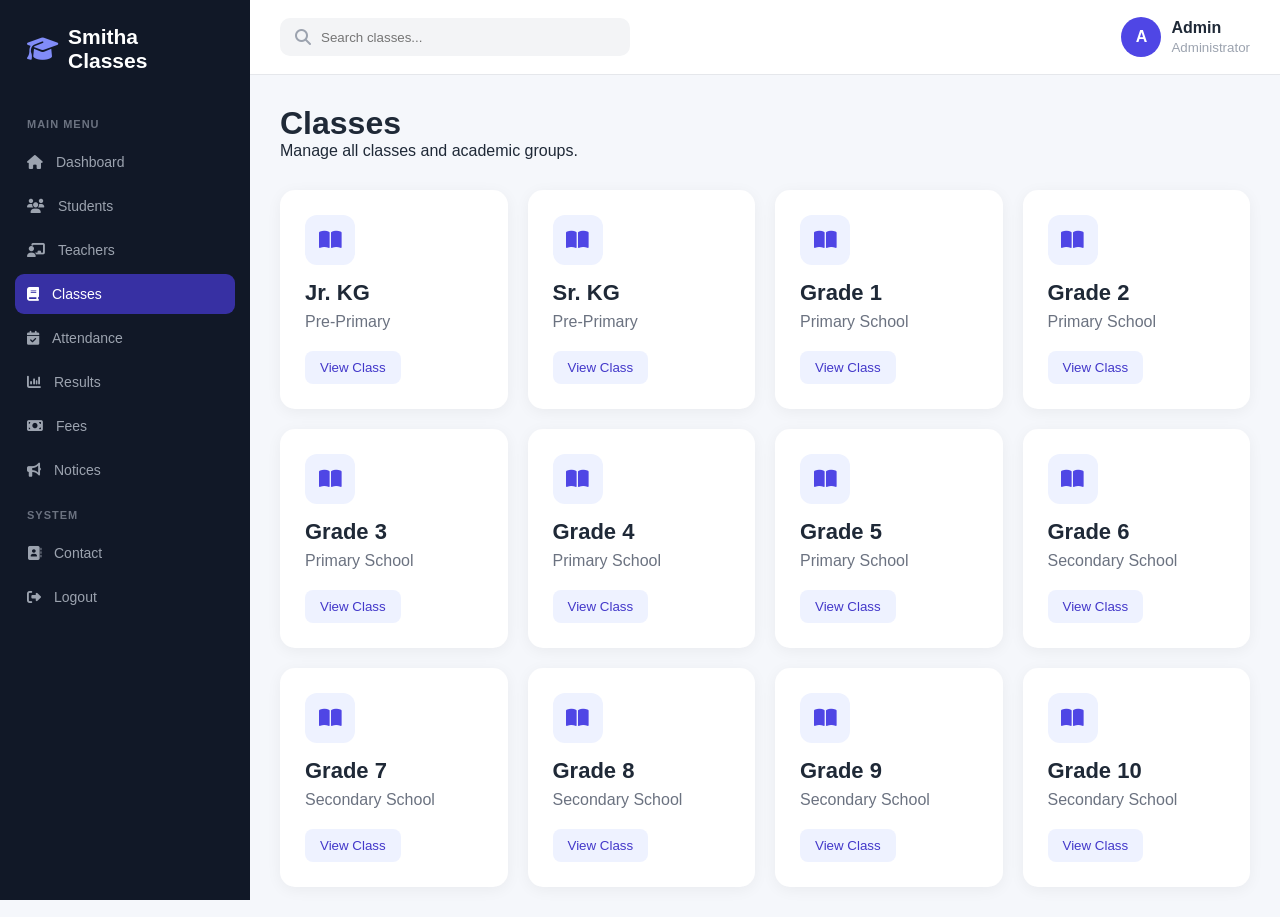
<file: classes.html>
<!DOCTYPE html>
<html lang="en">

<head>

<meta charset="UTF-8">
<meta name="viewport" content="width=device-width, initial-scale=1.0">

<title>Classes | Smitha Classes</title>

<link rel="stylesheet"
href="https://cdnjs.cloudflare.com/ajax/libs/font-awesome/6.5.2/css/all.min.css">

<link rel="stylesheet" href="css/dashboard.css">

<style>

.page-content {
padding:30px;
}

.page-title {
margin-bottom:30px;
}

.class-grid {
display:grid;
grid-template-columns:repeat(4,1fr);
gap:20px;
}

.class-card {
background:white;
padding:25px;
border-radius:15px;
box-shadow:0 3px 15px rgba(0,0,0,.05);
}

.class-icon {
width:50px;
height:50px;
display:flex;
align-items:center;
justify-content:center;
background:#eef2ff;
color:#4f46e5;
border-radius:12px;
font-size:20px;
margin-bottom:15px;
}

.class-card h3 {
font-size:22px;
}

.class-card p {
color:#6b7280;
margin-top:7px;
}

.class-card button {
margin-top:20px;
border:none;
background:#eef2ff;
color:#4338ca;
padding:9px 15px;
border-radius:8px;
cursor:pointer;
}

@media(max-width:1000px) {
.class-grid {
grid-template-columns:repeat(2,1fr);
}
}

@media(max-width:600px) {
.class-grid {
grid-template-columns:1fr;
}
}

</style>

</head>


<body>


<aside class="sidebar" id="sidebar">

<div class="dashboard-logo">
<i class="fa-solid fa-graduation-cap"></i>
<span>Smitha Classes</span>
</div>

<div class="menu-title">MAIN MENU</div>

<a href="dashboard.html">
<i class="fa-solid fa-house"></i> Dashboard
</a>

<a href="students.html">
<i class="fa-solid fa-users"></i> Students
</a>

<a href="teachers.html">
<i class="fa-solid fa-chalkboard-user"></i> Teachers
</a>

<a href="classes.html" class="active">
<i class="fa-solid fa-book"></i> Classes
</a>

<a href="attendance.html">
<i class="fa-solid fa-calendar-check"></i> Attendance
</a>

<a href="results.html">
<i class="fa-solid fa-chart-column"></i> Results
</a>

<a href="fees.html">
<i class="fa-solid fa-money-bill"></i> Fees
</a>

<a href="notices.html">
<i class="fa-solid fa-bullhorn"></i> Notices
</a>

<div class="menu-title">SYSTEM</div>

<a href="contact.html">
<i class="fa-solid fa-address-book"></i> Contact
</a>

<button onclick="logout()" class="logout-btn">
<i class="fa-solid fa-right-from-bracket"></i>
Logout
</button>

</aside>


<div class="main-content">

<header class="topbar">

<button onclick="toggleSidebar()" class="sidebar-toggle">
<i class="fa-solid fa-bars"></i>
</button>

<div class="search">
<i class="fa-solid fa-search"></i>
<input type="text" placeholder="Search classes...">
</div>

<div class="profile">
<div class="profile-avatar">A</div>
<div>
<strong>Admin</strong>
<small>Administrator</small>
</div>
</div>

</header>


<main class="page-content">

<div class="page-title">

<h1>Classes</h1>

<p>
Manage all classes and academic groups.
</p>

</div>


<div class="class-grid">


<script>

const classes = [
"Jr. KG",
"Sr. KG",
"Grade 1",
"Grade 2",
"Grade 3",
"Grade 4",
"Grade 5",
"Grade 6",
"Grade 7",
"Grade 8",
"Grade 9",
"Grade 10"
];

classes.forEach((className,index)=>{

document.write(`

<div class="class-card">

<div class="class-icon">
<i class="fa-solid fa-book-open"></i>
</div>

<h3>${className}</h3>

<p>
${index < 2 ? "Pre-Primary" :
 index < 7 ? "Primary School" :
 "Secondary School"}
</p>

<button onclick="viewClass('${className}')">
View Class
</button>

</div>

`);

});

</script>


</div>

</main>

</div>


<script>

function toggleSidebar(){
document.getElementById("sidebar").classList.toggle("show");
}

function logout(){
localStorage.removeItem("loggedIn");
window.location.href="login.html";
}

function viewClass(name){
alert("Opening " + name + " details...");
}

</script>

</body>
</html>
</file>
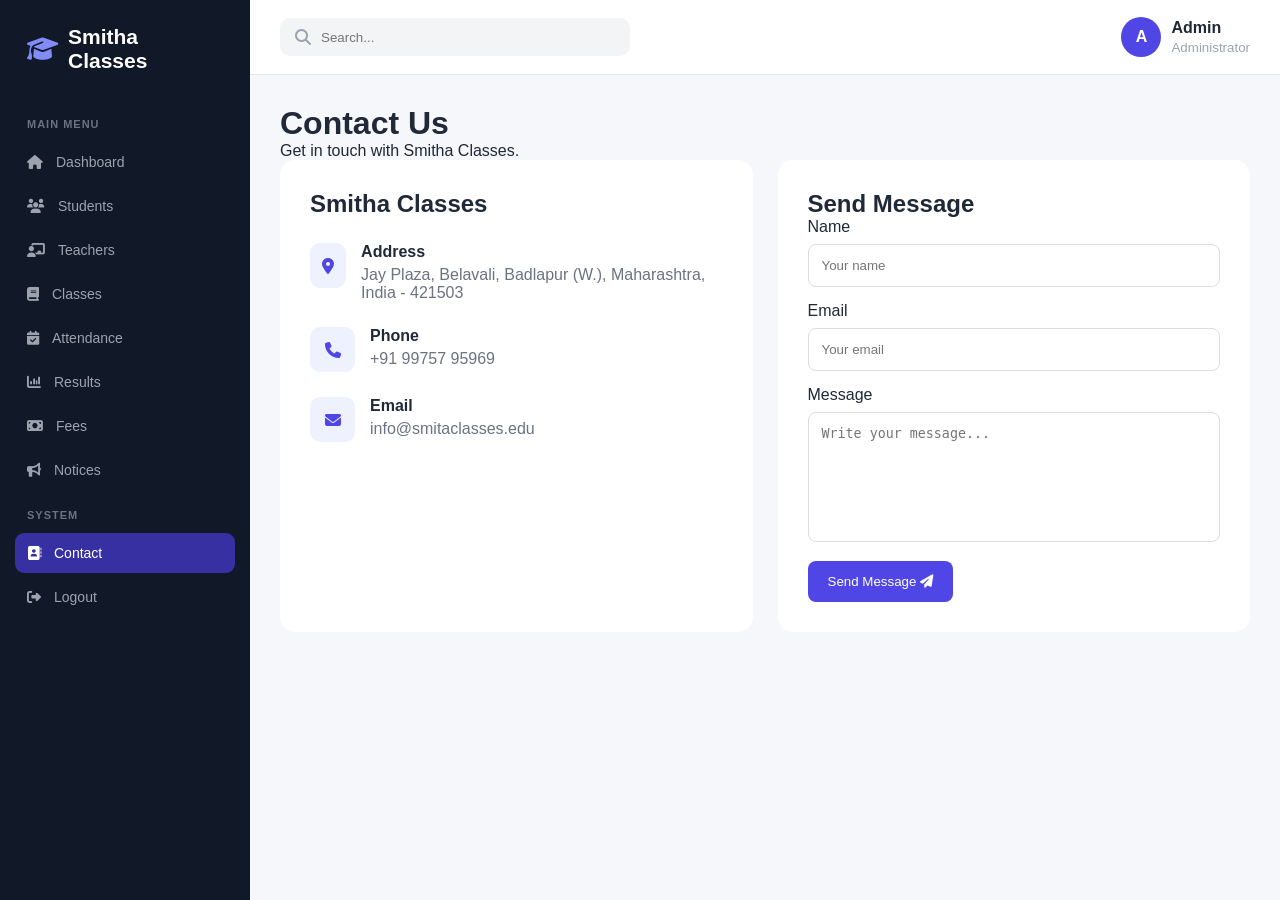
<file: contact.html>
<!DOCTYPE html>
<html lang="en">

<head>

<meta charset="UTF-8">
<meta name="viewport" content="width=device-width, initial-scale=1.0">

<title>Contact | Smitha Classes</title>

<link rel="stylesheet"
href="https://cdnjs.cloudflare.com/ajax/libs/font-awesome/6.5.2/css/all.min.css">

<link rel="stylesheet" href="css/dashboard.css">

<style>

.page-content {
padding:30px;
}

.contact-grid {
display:grid;
grid-template-columns:1fr 1fr;
gap:25px;
}

.contact-card {
background:white;
padding:30px;
border-radius:15px;
}

.contact-item {
display:flex;
gap:15px;
margin:25px 0;
}

.contact-icon {
width:45px;
height:45px;
background:#eef2ff;
color:#4f46e5;
display:flex;
align-items:center;
justify-content:center;
border-radius:10px;
}

.contact-item strong,
.contact-item p {
display:block;
}

.contact-item p {
color:#6b7280;
margin-top:5px;
}

.contact-form input,
.contact-form textarea {
width:100%;
padding:13px;
border:1px solid #ddd;
border-radius:8px;
margin:8px 0 15px;
outline:none;
}

.contact-form textarea {
height:130px;
resize:none;
}

.contact-form button {
background:#4f46e5;
color:white;
border:none;
padding:13px 20px;
border-radius:8px;
cursor:pointer;
}

@media(max-width:700px) {
.contact-grid {
grid-template-columns:1fr;
}
}

</style>

</head>


<body>


<aside class="sidebar" id="sidebar">

<div class="dashboard-logo">
<i class="fa-solid fa-graduation-cap"></i>
<span>Smitha Classes</span>
</div>

<div class="menu-title">MAIN MENU</div>

<a href="dashboard.html">
<i class="fa-solid fa-house"></i> Dashboard
</a>

<a href="students.html">
<i class="fa-solid fa-users"></i> Students
</a>

<a href="teachers.html">
<i class="fa-solid fa-chalkboard-user"></i> Teachers
</a>

<a href="classes.html">
<i class="fa-solid fa-book"></i> Classes
</a>

<a href="attendance.html">
<i class="fa-solid fa-calendar-check"></i> Attendance
</a>

<a href="results.html">
<i class="fa-solid fa-chart-column"></i> Results
</a>

<a href="fees.html">
<i class="fa-solid fa-money-bill"></i> Fees
</a>

<a href="notices.html">
<i class="fa-solid fa-bullhorn"></i> Notices
</a>

<div class="menu-title">SYSTEM</div>

<a href="contact.html" class="active">
<i class="fa-solid fa-address-book"></i> Contact
</a>

<button onclick="logout()" class="logout-btn">
<i class="fa-solid fa-right-from-bracket"></i>
Logout
</button>

</aside>


<div class="main-content">

<header class="topbar">

<button onclick="toggleSidebar()" class="sidebar-toggle">
<i class="fa-solid fa-bars"></i>
</button>

<div class="search">
<i class="fa-solid fa-search"></i>
<input type="text" placeholder="Search...">
</div>

<div class="profile">
<div class="profile-avatar">A</div>
<div>
<strong>Admin</strong>
<small>Administrator</small>
</div>
</div>

</header>


<main class="page-content">

<h1>Contact Us</h1>

<p>
Get in touch with Smitha Classes.
</p>


<div class="contact-grid">


<div class="contact-card">

<h2>Smitha Classes</h2>

<div class="contact-item">

<div class="contact-icon">
<i class="fa-solid fa-location-dot"></i>
</div>

<div>
<strong>Address</strong>
<p>
Jay Plaza, Belavali, Badlapur (W.),
Maharashtra, India - 421503
</p>
</div>

</div>


<div class="contact-item">

<div class="contact-icon">
<i class="fa-solid fa-phone"></i>
</div>

<div>
<strong>Phone</strong>
<p>+91 99757 95969</p>
</div>

</div>


<div class="contact-item">

<div class="contact-icon">
<i class="fa-solid fa-envelope"></i>
</div>

<div>
<strong>Email</strong>
<p>info@smitaclasses.edu</p>
</div>

</div>

</div>


<div class="contact-card">

<h2>Send Message</h2>

<form class="contact-form"
onsubmit="sendMessage(event)">

<label>Name</label>

<input
type="text"
placeholder="Your name"
required>


<label>Email</label>

<input
type="email"
placeholder="Your email"
required>


<label>Message</label>

<textarea
placeholder="Write your message..."
required></textarea>


<button type="submit">
Send Message
<i class="fa-solid fa-paper-plane"></i>
</button>

</form>

</div>


</div>

</main>

</div>


<script>

function toggleSidebar(){
document.getElementById("sidebar").classList.toggle("show");
}

function logout(){
localStorage.removeItem("loggedIn");
window.location.href="login.html";
}

function sendMessage(event){

event.preventDefault();

alert(
"Thank you! Your message has been submitted successfully."
);

event.target.reset();

}

</script>

</body>
</html>
</file>
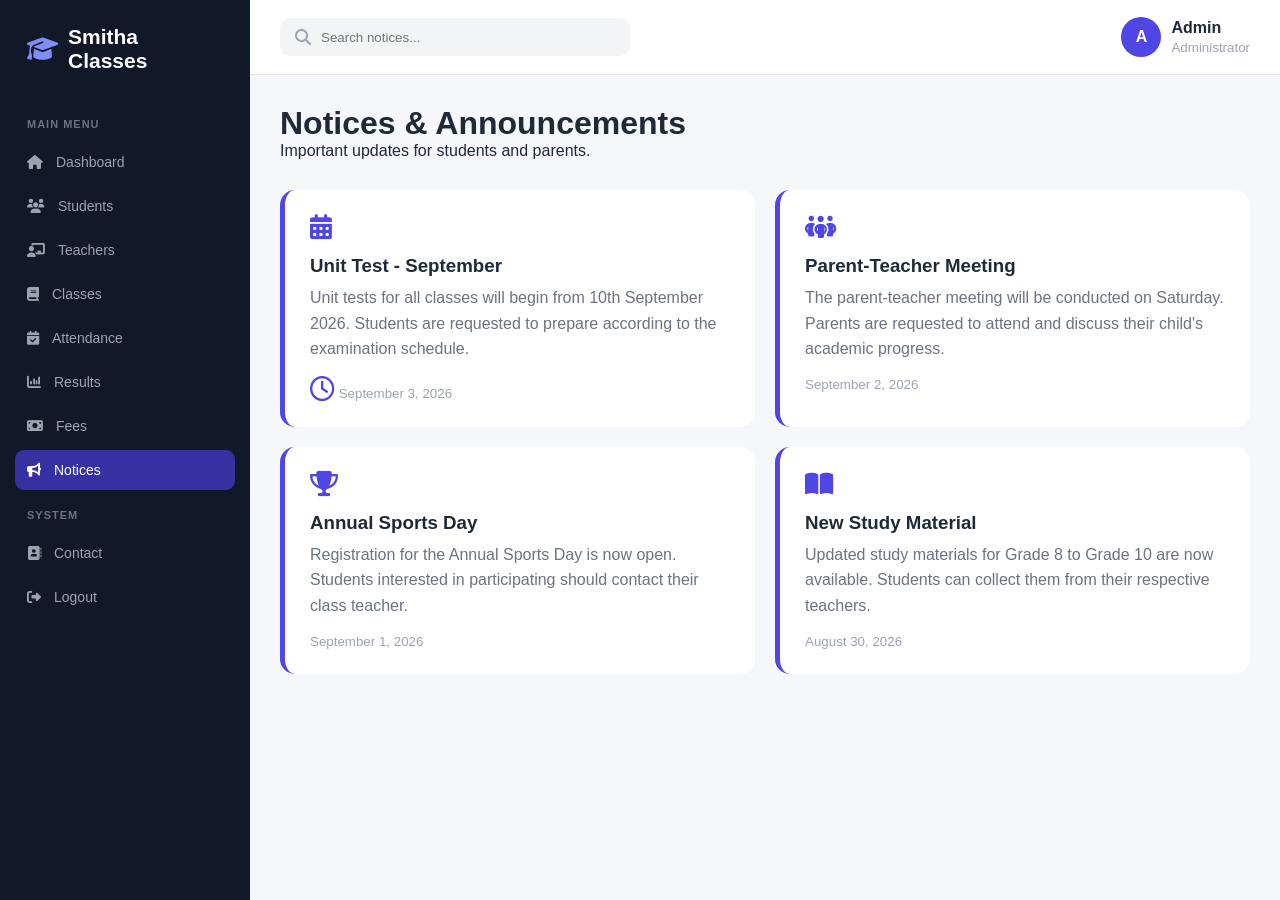
<file: notices.html>
<!DOCTYPE html>
<html lang="en">

<head>

<meta charset="UTF-8">
<meta name="viewport" content="width=device-width, initial-scale=1.0">

<title>Notices | Smitha Classes</title>

<link rel="stylesheet"
href="https://cdnjs.cloudflare.com/ajax/libs/font-awesome/6.5.2/css/all.min.css">

<link rel="stylesheet" href="css/dashboard.css">

<style>

.page-content {
padding:30px;
}

.page-title {
display:flex;
justify-content:space-between;
margin-bottom:30px;
}

.notice-grid {
display:grid;
grid-template-columns:repeat(2,1fr);
gap:20px;
}

.big-notice {
background:white;
padding:25px;
border-radius:15px;
border-left:5px solid #4f46e5;
}

.big-notice i {
font-size:25px;
color:#4f46e5;
}

.big-notice h3 {
margin:15px 0 8px;
}

.big-notice p {
color:#6b7280;
line-height:1.6;
}

.big-notice small {
display:block;
margin-top:15px;
color:#9ca3af;
}

@media(max-width:700px) {
.notice-grid {
grid-template-columns:1fr;
}
}

</style>

</head>


<body>


<aside class="sidebar" id="sidebar">

<div class="dashboard-logo">
<i class="fa-solid fa-graduation-cap"></i>
<span>Smitha Classes</span>
</div>

<div class="menu-title">MAIN MENU</div>

<a href="dashboard.html">
<i class="fa-solid fa-house"></i> Dashboard
</a>

<a href="students.html">
<i class="fa-solid fa-users"></i> Students
</a>

<a href="teachers.html">
<i class="fa-solid fa-chalkboard-user"></i> Teachers
</a>

<a href="classes.html">
<i class="fa-solid fa-book"></i> Classes
</a>

<a href="attendance.html">
<i class="fa-solid fa-calendar-check"></i> Attendance
</a>

<a href="results.html">
<i class="fa-solid fa-chart-column"></i> Results
</a>

<a href="fees.html">
<i class="fa-solid fa-money-bill"></i> Fees
</a>

<a href="notices.html" class="active">
<i class="fa-solid fa-bullhorn"></i> Notices
</a>

<div class="menu-title">SYSTEM</div>

<a href="contact.html">
<i class="fa-solid fa-address-book"></i> Contact
</a>

<button onclick="logout()" class="logout-btn">
<i class="fa-solid fa-right-from-bracket"></i>
Logout
</button>

</aside>


<div class="main-content">

<header class="topbar">

<button onclick="toggleSidebar()" class="sidebar-toggle">
<i class="fa-solid fa-bars"></i>
</button>

<div class="search">
<i class="fa-solid fa-search"></i>
<input type="text" placeholder="Search notices...">
</div>

<div class="profile">
<div class="profile-avatar">A</div>
<div>
<strong>Admin</strong>
<small>Administrator</small>
</div>
</div>

</header>


<main class="page-content">

<div class="page-title">

<div>
<h1>Notices & Announcements</h1>
<p>Important updates for students and parents.</p>
</div>

</div>


<div class="notice-grid">


<div class="big-notice">

<i class="fa-solid fa-calendar-days"></i>

<h3>Unit Test - September</h3>

<p>
Unit tests for all classes will begin from
10th September 2026. Students are requested
to prepare according to the examination schedule.
</p>

<small>
<i class="fa-regular fa-clock"></i>
September 3, 2026
</small>

</div>


<div class="big-notice">

<i class="fa-solid fa-people-group"></i>

<h3>Parent-Teacher Meeting</h3>

<p>
The parent-teacher meeting will be conducted
on Saturday. Parents are requested to attend
and discuss their child's academic progress.
</p>

<small>
September 2, 2026
</small>

</div>


<div class="big-notice">

<i class="fa-solid fa-trophy"></i>

<h3>Annual Sports Day</h3>

<p>
Registration for the Annual Sports Day is now open.
Students interested in participating should contact
their class teacher.
</p>

<small>
September 1, 2026
</small>

</div>


<div class="big-notice">

<i class="fa-solid fa-book-open"></i>

<h3>New Study Material</h3>

<p>
Updated study materials for Grade 8 to Grade 10
are now available. Students can collect them
from their respective teachers.
</p>

<small>
August 30, 2026
</small>

</div>


</div>

</main>

</div>


<script>

function toggleSidebar(){
document.getElementById("sidebar").classList.toggle("show");
}

function logout(){
localStorage.removeItem("loggedIn");
window.location.href="login.html";
}

</script>

</body>
</html>
</file>
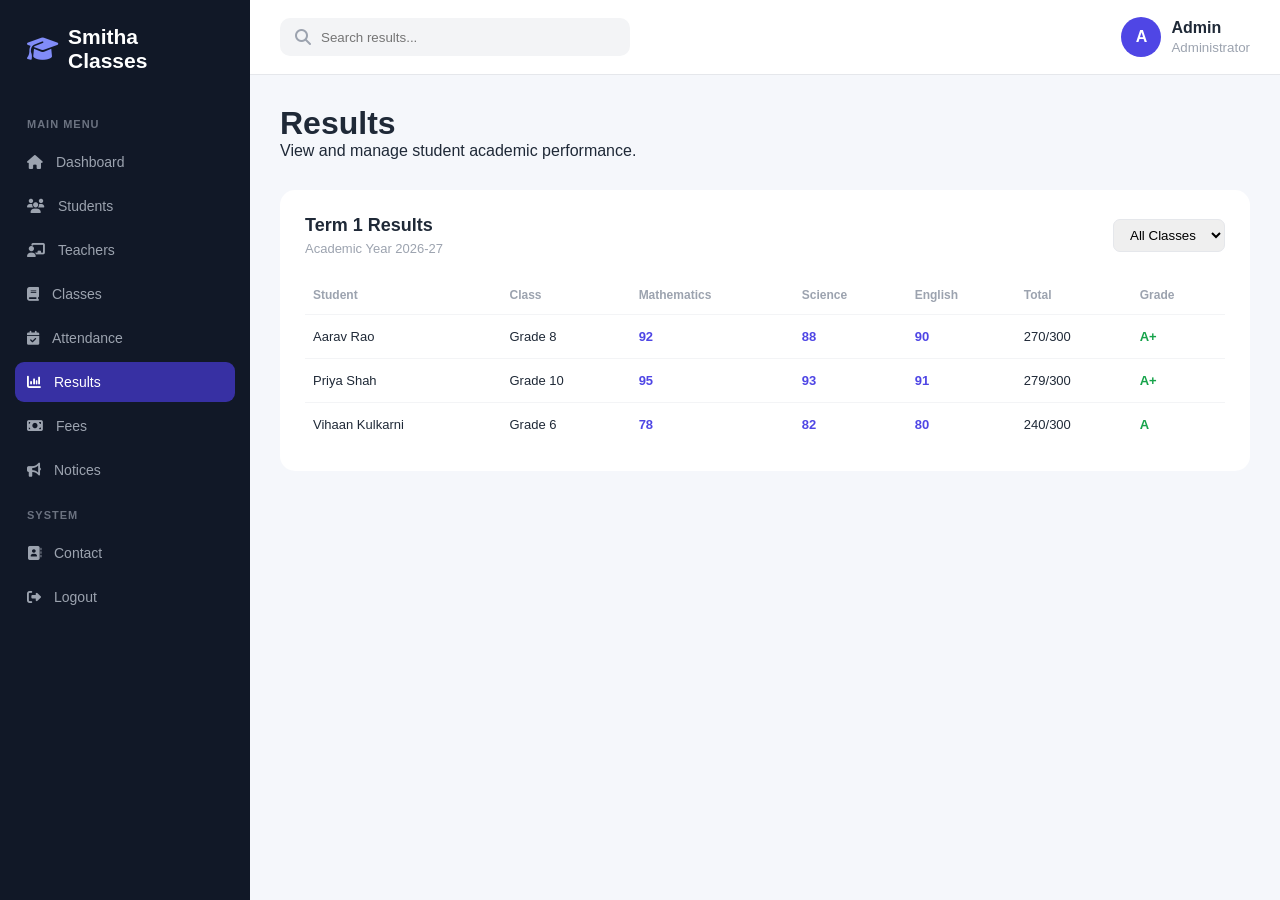
<file: result.html>
<!DOCTYPE html>
<html lang="en">

<head>

<meta charset="UTF-8">
<meta name="viewport" content="width=device-width, initial-scale=1.0">

<title>Results | Smitha Classes</title>

<link rel="stylesheet"
href="https://cdnjs.cloudflare.com/ajax/libs/font-awesome/6.5.2/css/all.min.css">

<link rel="stylesheet" href="css/dashboard.css">

<style>

.page-content {
padding:30px;
}

.page-title {
margin-bottom:30px;
}

.result-card {
background:white;
padding:25px;
border-radius:15px;
}

.marks {
font-weight:800;
color:#4f46e5;
}

.excellent {
color:#16a34a;
font-weight:700;
}

</style>

</head>


<body>


<aside class="sidebar" id="sidebar">

<div class="dashboard-logo">
<i class="fa-solid fa-graduation-cap"></i>
<span>Smitha Classes</span>
</div>

<div class="menu-title">MAIN MENU</div>

<a href="dashboard.html">
<i class="fa-solid fa-house"></i> Dashboard
</a>

<a href="students.html">
<i class="fa-solid fa-users"></i> Students
</a>

<a href="teachers.html">
<i class="fa-solid fa-chalkboard-user"></i> Teachers
</a>

<a href="classes.html">
<i class="fa-solid fa-book"></i> Classes
</a>

<a href="attendance.html">
<i class="fa-solid fa-calendar-check"></i> Attendance
</a>

<a href="results.html" class="active">
<i class="fa-solid fa-chart-column"></i> Results
</a>

<a href="fees.html">
<i class="fa-solid fa-money-bill"></i> Fees
</a>

<a href="notices.html">
<i class="fa-solid fa-bullhorn"></i> Notices
</a>

<div class="menu-title">SYSTEM</div>

<a href="contact.html">
<i class="fa-solid fa-address-book"></i> Contact
</a>

<button onclick="logout()" class="logout-btn">
<i class="fa-solid fa-right-from-bracket"></i>
Logout
</button>

</aside>


<div class="main-content">

<header class="topbar">

<button onclick="toggleSidebar()" class="sidebar-toggle">
<i class="fa-solid fa-bars"></i>
</button>

<div class="search">
<i class="fa-solid fa-search"></i>
<input type="text" placeholder="Search results...">
</div>

<div class="profile">
<div class="profile-avatar">A</div>
<div>
<strong>Admin</strong>
<small>Administrator</small>
</div>
</div>

</header>


<main class="page-content">

<div class="page-title">

<h1>Results</h1>

<p>
View and manage student academic performance.
</p>

</div>


<div class="result-card">

<div class="card-header">

<div>
<h3>Term 1 Results</h3>
<p>Academic Year 2026-27</p>
</div>

<select>

<option>All Classes</option>
<option>Grade 8</option>
<option>Grade 9</option>
<option>Grade 10</option>

</select>

</div>


<div class="table-responsive">

<table>

<thead>

<tr>
<th>Student</th>
<th>Class</th>
<th>Mathematics</th>
<th>Science</th>
<th>English</th>
<th>Total</th>
<th>Grade</th>
</tr>

</thead>


<tbody>

<tr>
<td>Aarav Rao</td>
<td>Grade 8</td>
<td class="marks">92</td>
<td class="marks">88</td>
<td class="marks">90</td>
<td>270/300</td>
<td class="excellent">A+</td>
</tr>

<tr>
<td>Priya Shah</td>
<td>Grade 10</td>
<td class="marks">95</td>
<td class="marks">93</td>
<td class="marks">91</td>
<td>279/300</td>
<td class="excellent">A+</td>
</tr>

<tr>
<td>Vihaan Kulkarni</td>
<td>Grade 6</td>
<td class="marks">78</td>
<td class="marks">82</td>
<td class="marks">80</td>
<td>240/300</td>
<td class="excellent">A</td>
</tr>

</tbody>

</table>

</div>

</div>

</main>

</div>


<script>

function toggleSidebar(){
document.getElementById("sidebar").classList.toggle("show");
}

function logout(){
localStorage.removeItem("loggedIn");
window.location.href="login.html";
}

</script>

</body>
</html>
</file>
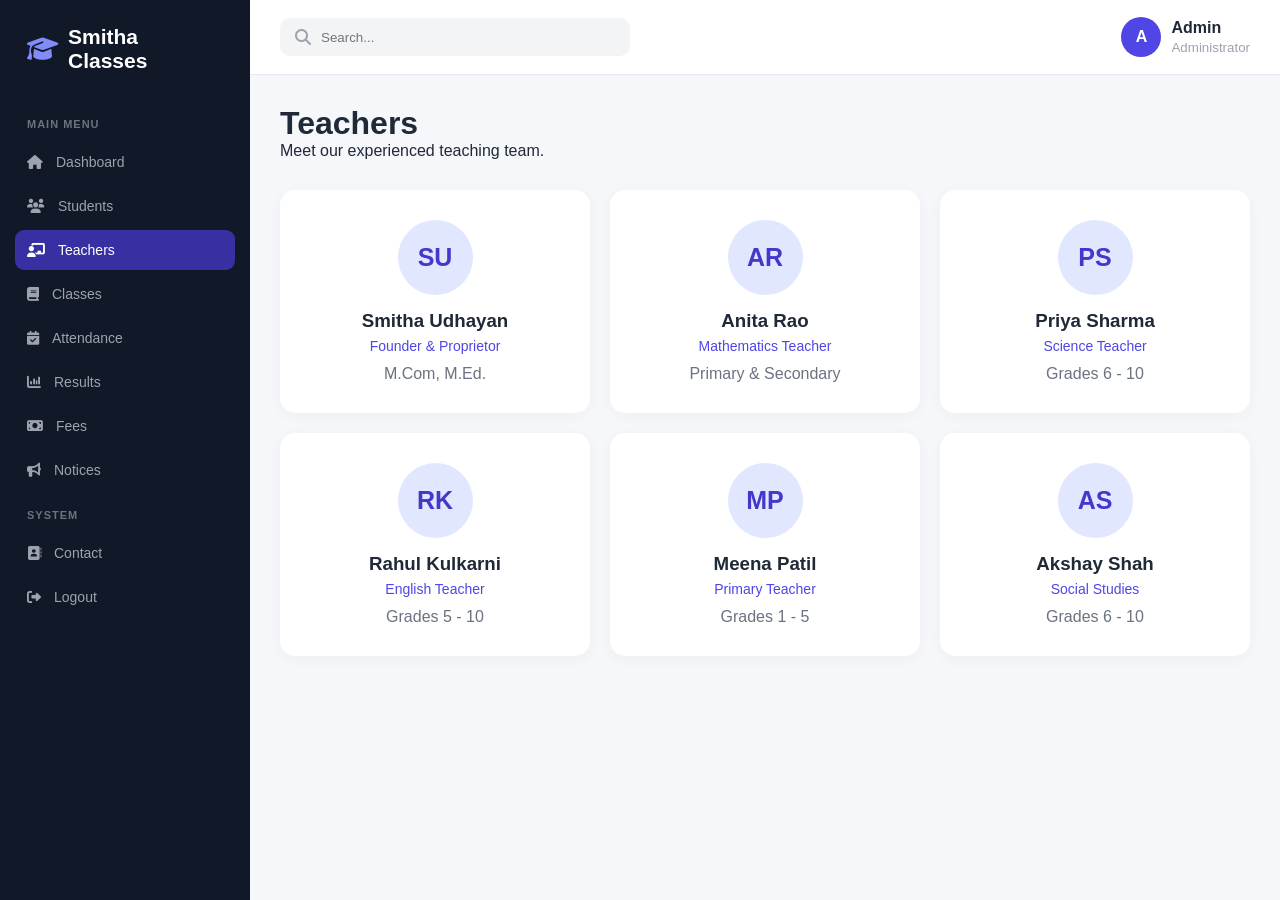
<file: teachers.html>
<!DOCTYPE html>
<html lang="en">

<head>

<meta charset="UTF-8">
<meta name="viewport" content="width=device-width, initial-scale=1.0">

<title>Teachers | Smitha Classes</title>

<link rel="stylesheet"
href="https://cdnjs.cloudflare.com/ajax/libs/font-awesome/6.5.2/css/all.min.css">

<link rel="stylesheet" href="css/dashboard.css">

<style>

.page-content {
    padding: 30px;
}

.page-title {
    margin-bottom: 30px;
}

.teacher-grid {
    display: grid;
    grid-template-columns: repeat(3,1fr);
    gap: 20px;
}

.teacher-card {
    background: white;
    padding: 30px;
    border-radius: 15px;
    text-align: center;
    box-shadow: 0 3px 15px rgba(0,0,0,.04);
}

.teacher-avatar {
    width: 75px;
    height: 75px;
    border-radius: 50%;
    background: #e0e7ff;
    color: #4338ca;
    display: flex;
    justify-content: center;
    align-items: center;
    margin: auto;
    font-size: 25px;
    font-weight: bold;
}

.teacher-card h3 {
    margin: 15px 0 5px;
}

.teacher-card span {
    color: #4f46e5;
    font-size: 14px;
}

.teacher-card p {
    color: #6b7280;
    margin-top: 10px;
}

@media(max-width:900px) {
    .teacher-grid {
        grid-template-columns: 1fr 1fr;
    }
}

@media(max-width:600px) {
    .teacher-grid {
        grid-template-columns: 1fr;
    }
}

</style>

</head>


<body>


<aside class="sidebar" id="sidebar">

<div class="dashboard-logo">
<i class="fa-solid fa-graduation-cap"></i>
<span>Smitha Classes</span>
</div>

<div class="menu-title">MAIN MENU</div>

<a href="dashboard.html">
<i class="fa-solid fa-house"></i> Dashboard
</a>

<a href="students.html">
<i class="fa-solid fa-users"></i> Students
</a>

<a href="teachers.html" class="active">
<i class="fa-solid fa-chalkboard-user"></i> Teachers
</a>

<a href="classes.html">
<i class="fa-solid fa-book"></i> Classes
</a>

<a href="attendance.html">
<i class="fa-solid fa-calendar-check"></i> Attendance
</a>

<a href="results.html">
<i class="fa-solid fa-chart-column"></i> Results
</a>

<a href="fees.html">
<i class="fa-solid fa-money-bill"></i> Fees
</a>

<a href="notices.html">
<i class="fa-solid fa-bullhorn"></i> Notices
</a>

<div class="menu-title">SYSTEM</div>

<a href="contact.html">
<i class="fa-solid fa-address-book"></i> Contact
</a>

<button onclick="logout()" class="logout-btn">
<i class="fa-solid fa-right-from-bracket"></i>
Logout
</button>

</aside>


<div class="main-content">

<header class="topbar">

<button onclick="toggleSidebar()" class="sidebar-toggle">
<i class="fa-solid fa-bars"></i>
</button>

<div class="search">
<i class="fa-solid fa-search"></i>
<input type="text" placeholder="Search...">
</div>

<div class="profile">
<div class="profile-avatar">A</div>
<div>
<strong>Admin</strong>
<small>Administrator</small>
</div>
</div>

</header>


<main class="page-content">

<div class="page-title">

<h1>Teachers</h1>

<p>
Meet our experienced teaching team.
</p>

</div>


<div class="teacher-grid">


<div class="teacher-card">

<div class="teacher-avatar">
SU
</div>

<h3>Smitha Udhayan</h3>

<span>Founder & Proprietor</span>

<p>
M.Com, M.Ed.
</p>

</div>


<div class="teacher-card">

<div class="teacher-avatar">
AR
</div>

<h3>Anita Rao</h3>

<span>Mathematics Teacher</span>

<p>
Primary & Secondary
</p>

</div>


<div class="teacher-card">

<div class="teacher-avatar">
PS
</div>

<h3>Priya Sharma</h3>

<span>Science Teacher</span>

<p>
Grades 6 - 10
</p>

</div>


<div class="teacher-card">

<div class="teacher-avatar">
RK
</div>

<h3>Rahul Kulkarni</h3>

<span>English Teacher</span>

<p>
Grades 5 - 10
</p>

</div>


<div class="teacher-card">

<div class="teacher-avatar">
MP
</div>

<h3>Meena Patil</h3>

<span>Primary Teacher</span>

<p>
Grades 1 - 5
</p>

</div>


<div class="teacher-card">

<div class="teacher-avatar">
AS
</div>

<h3>Akshay Shah</h3>

<span>Social Studies</span>

<p>
Grades 6 - 10
</p>

</div>


</div>

</main>

</div>


<script>

function toggleSidebar() {
document.getElementById("sidebar").classList.toggle("show");
}

function logout() {
localStorage.removeItem("loggedIn");
window.location.href = "login.html";
}

</script>

</body>
</html>
</file>
<file: css/dashboard.css>
* {
    margin: 0;
    padding: 0;
    box-sizing: border-box;
}

body {
    font-family: Arial, Helvetica, sans-serif;
    background: #f5f7fb;
    color: #1f2937;
}

a {
    text-decoration: none;
}

button,
input,
select {
    font-family: inherit;
}


/* LOGIN */

.login-page {
    min-height: 100vh;
    display: flex;
    background: linear-gradient(135deg, #eef2ff, #f8fafc);
}

.login-container {
    width: 100%;
    min-height: 100vh;
    display: grid;
    grid-template-columns: 1fr 1fr;
}

.login-left {
    background: linear-gradient(145deg, #3730a3, #6366f1);
    color: white;
    padding: 10%;
    display: flex;
    flex-direction: column;
    justify-content: center;
}

.login-logo {
    font-size: 25px;
    font-weight: 800;
    margin-bottom: 80px;
}

.login-logo i {
    margin-right: 10px;
}

.login-left h1 {
    font-size: 50px;
    margin-bottom: 20px;
}

.login-left > p {
    font-size: 18px;
    line-height: 1.7;
    color: #e0e7ff;
    max-width: 500px;
}

.login-benefits {
    margin-top: 40px;
}

.login-benefits div {
    margin: 18px 0;
    font-weight: 600;
}

.login-benefits i {
    margin-right: 15px;
}

.login-box {
    width: 100%;
    max-width: 480px;
    margin: auto;
    background: white;
    padding: 45px;
    border-radius: 20px;
    box-shadow: 0 20px 50px rgba(0,0,0,.1);
}

.login-icon {
    width: 60px;
    height: 60px;
    border-radius: 15px;
    background: #eef2ff;
    color: #4f46e5;
    display: flex;
    justify-content: center;
    align-items: center;
    font-size: 25px;
    margin-bottom: 20px;
}

.login-box h2 {
    font-size: 32px;
}

.login-box > p {
    color: #6b7280;
    margin: 8px 0 30px;
}

.login-box form label {
    display: block;
    font-weight: 600;
    margin: 18px 0 8px;
}

.input-group {
    position: relative;
}

.input-group i {
    position: absolute;
    left: 15px;
    top: 17px;
    color: #9ca3af;
}

.input-group input {
    width: 100%;
    padding: 14px 15px 14px 45px;
    border: 1px solid #d1d5db;
    border-radius: 10px;
    outline: none;
}

.input-group input:focus {
    border-color: #6366f1;
    box-shadow: 0 0 0 3px #eef2ff;
}

.remember {
    display: flex;
    justify-content: space-between;
    margin: 20px 0;
    font-size: 14px;
}

.remember a {
    color: #4f46e5;
}

.login-submit {
    width: 100%;
    padding: 15px;
    border: none;
    border-radius: 10px;
    color: white;
    background: #4f46e5;
    font-size: 16px;
    font-weight: 700;
    cursor: pointer;
}

.demo-login {
    text-align: center;
    font-size: 12px;
    margin-top: 20px !important;
}

.back-home {
    display: block;
    text-align: center;
    margin-top: 20px;
    color: #4f46e5;
}


/* SIDEBAR */

.sidebar {
    position: fixed;
    width: 250px;
    height: 100vh;
    background: #111827;
    color: white;
    padding: 25px 15px;
    z-index: 1000;
}

.dashboard-logo {
    display: flex;
    align-items: center;
    gap: 10px;
    font-size: 21px;
    font-weight: 800;
    padding: 0 12px 30px;
}

.dashboard-logo i {
    color: #818cf8;
    font-size: 25px;
}

.menu-title {
    font-size: 11px;
    color: #6b7280;
    font-weight: 700;
    padding: 15px 12px 8px;
    letter-spacing: 1px;
}

.sidebar > a,
.logout-btn {
    width: 100%;
    display: flex;
    gap: 13px;
    align-items: center;
    padding: 12px;
    margin: 4px 0;
    border: none;
    border-radius: 9px;
    color: #9ca3af;
    background: transparent;
    font-size: 14px;
    cursor: pointer;
    text-align: left;
}

.sidebar > a:hover,
.sidebar > a.active {
    color: white;
    background: #3730a3;
}

.logout-btn:hover {
    color: white;
    background: #991b1b;
}


/* MAIN */

.main-content {
    margin-left: 250px;
    min-height: 100vh;
}

.topbar {
    height: 75px;
    background: white;
    display: flex;
    align-items: center;
    justify-content: space-between;
    padding: 0 30px;
    border-bottom: 1px solid #e5e7eb;
}

.sidebar-toggle {
    display: none;
    border: none;
    background: none;
    font-size: 22px;
}

.search {
    display: flex;
    align-items: center;
    gap: 10px;
    width: 350px;
    background: #f3f4f6;
    padding: 11px 15px;
    border-radius: 10px;
}

.search i {
    color: #9ca3af;
}

.search input {
    width: 100%;
    background: transparent;
    border: none;
    outline: none;
}

.top-actions {
    display: flex;
    align-items: center;
    gap: 25px;
}

.notification {
    position: relative;
    border: none;
    background: none;
    font-size: 20px;
    color: #4b5563;
}

.notification span {
    position: absolute;
    top: -7px;
    right: -8px;
    width: 18px;
    height: 18px;
    border-radius: 50%;
    background: #ef4444;
    color: white;
    font-size: 10px;
    display: flex;
    justify-content: center;
    align-items: center;
}

.profile {
    display: flex;
    gap: 10px;
    align-items: center;
}

.profile-avatar {
    width: 40px;
    height: 40px;
    border-radius: 50%;
    background: #4f46e5;
    color: white;
    display: flex;
    justify-content: center;
    align-items: center;
    font-weight: 700;
}

.profile strong,
.profile small {
    display: block;
}

.profile small {
    color: #9ca3af;
    margin-top: 3px;
}


/* DASHBOARD */

.dashboard-container {
    padding: 30px;
}

.welcome {
    display: flex;
    justify-content: space-between;
    align-items: center;
    margin-bottom: 30px;
}

.welcome span {
    color: #6b7280;
    font-size: 14px;
}

.welcome h1 {
    font-size: 30px;
    margin: 7px 0;
}

.welcome p {
    color: #6b7280;
}

.print-btn {
    border: none;
    background: white;
    padding: 12px 18px;
    border-radius: 9px;
    box-shadow: 0 3px 12px rgba(0,0,0,.07);
    cursor: pointer;
}


/* STAT CARDS */

.stats-grid {
    display: grid;
    grid-template-columns: repeat(4,1fr);
    gap: 20px;
}

.stat-card {
    background: white;
    padding: 22px;
    border-radius: 15px;
    display: flex;
    gap: 18px;
    align-items: center;
    box-shadow: 0 3px 15px rgba(0,0,0,.04);
}

.stat-icon {
    width: 52px;
    height: 52px;
    border-radius: 13px;
    display: flex;
    justify-content: center;
    align-items: center;
    font-size: 20px;
}

.purple {
    background: #ede9fe;
    color: #7c3aed;
}

.blue {
    background: #dbeafe;
    color: #2563eb;
}

.green {
    background: #dcfce7;
    color: #16a34a;
}

.orange {
    background: #ffedd5;
    color: #ea580c;
}

.stat-card span {
    display: block;
    color: #6b7280;
    font-size: 13px;
}

.stat-card h2 {
    font-size: 25px;
    margin: 4px 0;
}

.stat-card small {
    font-size: 11px;
}

.positive {
    color: #16a34a;
}


/* CHARTS */

.charts-grid {
    display: grid;
    grid-template-columns: 2fr 1fr;
    gap: 20px;
    margin-top: 25px;
}

.dashboard-card {
    background: white;
    padding: 25px;
    border-radius: 15px;
    box-shadow: 0 3px 15px rgba(0,0,0,.04);
}

.card-header {
    display: flex;
    justify-content: space-between;
    align-items: center;
    margin-bottom: 20px;
}

.card-header h3 {
    font-size: 18px;
}

.card-header p {
    color: #9ca3af;
    font-size: 13px;
    margin-top: 5px;
}

.card-header a {
    color: #4f46e5;
    font-size: 13px;
    font-weight: 700;
}

.card-header select {
    padding: 7px 12px;
    border: 1px solid #e5e7eb;
    border-radius: 7px;
}


/* BOTTOM */

.bottom-grid {
    display: grid;
    grid-template-columns: 1.5fr 1fr;
    gap: 20px;
    margin-top: 25px;
}

.table-responsive {
    overflow-x: auto;
}

table {
    width: 100%;
    border-collapse: collapse;
}

th {
    color: #9ca3af;
    font-size: 12px;
    text-align: left;
    padding: 12px 8px;
}

td {
    padding: 14px 8px;
    border-top: 1px solid #f3f4f6;
    font-size: 13px;
}

.student-cell {
    display: flex;
    gap: 10px;
    align-items: center;
}

.student-cell strong,
.student-cell small {
    display: block;
}

.student-cell small {
    color: #9ca3af;
    margin-top: 3px;
}

.table-avatar {
    width: 35px;
    height: 35px;
    border-radius: 50%;
    background: #e0e7ff;
    color: #4338ca;
    display: flex;
    align-items: center;
    justify-content: center;
    font-weight: 700;
}

.status {
    padding: 5px 10px;
    border-radius: 20px;
    font-size: 11px;
}

.active-status {
    background: #dcfce7;
    color: #15803d;
}

.pending-status {
    background: #fef3c7;
    color: #b45309;
}


/* NOTICES */

.notice-item {
    display: flex;
    gap: 15px;
    padding: 15px 0;
    border-bottom: 1px solid #f3f4f6;
}

.notice-icon {
    width: 38px;
    height: 38px;
    border-radius: 10px;
    background: #eef2ff;
    color: #4f46e5;
    display: flex;
    align-items: center;
    justify-content: center;
}

.notice-item strong {
    font-size: 13px;
}

.notice-item p {
    color: #6b7280;
    font-size: 12px;
    margin: 5px 0;
}

.notice-item small {
    color: #9ca3af;
    font-size: 10px;
}


/* RESPONSIVE */

@media(max-width:1100px) {

    .stats-grid {
        grid-template-columns: repeat(2,1fr);
    }

    .charts-grid,
    .bottom-grid {
        grid-template-columns: 1fr;
    }

}

@media(max-width:800px) {

    .sidebar {
        left: -250px;
        transition: .3s;
    }

    .sidebar.show {
        left: 0;
    }

    .main-content {
        margin-left: 0;
    }

    .sidebar-toggle {
        display: block;
    }

    .search {
        display: none;
    }

    .login-container {
        grid-template-columns: 1fr;
    }

    .login-left {
        display: none;
    }

}

@media(max-width:600px) {

    .dashboard-container {
        padding: 20px 15px;
    }

    .stats-grid {
        grid-template-columns: 1fr;
    }

    .welcome {
        align-items: flex-start;
        gap: 15px;
        flex-direction: column;
    }

    .welcome h1 {
        font-size: 24px;
    }

    .topbar {
        padding: 0 15px;
    }

    .login-box {
        margin: 20px;
        padding: 30px 20px;
    }

}

@media print {

    .sidebar,
    .topbar,
    .print-btn {
        display: none !important;
    }

    .main-content {
        margin-left: 0;
    }

}
</file>
